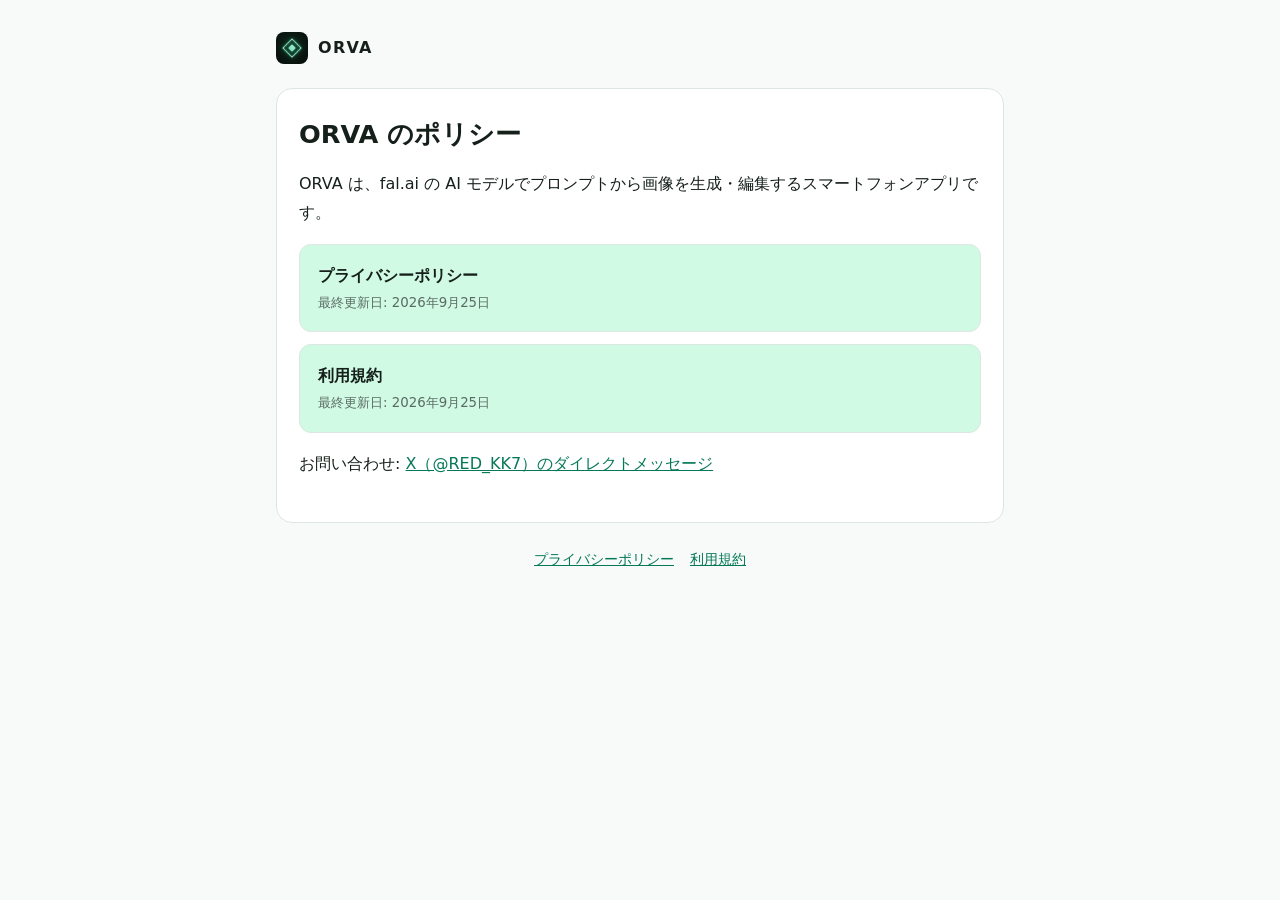
<file: index.html>
<!doctype html>
<html lang="ja">
<head>
<meta charset="utf-8">
<meta name="viewport" content="width=device-width, initial-scale=1">
<title>ORVA のポリシー | ORVA</title>
<meta name="description" content="AI画像生成アプリ ORVA のORVA のポリシー">
<link rel="icon" href="icon.png">
<link rel="stylesheet" href="style.css">
</head>
<body>
<div class="wrap">
<header class="site"><a href="./"><img src="icon.png" alt=""><span>ORVA</span></a></header>
<main>
<h1>ORVA のポリシー</h1>

<p>ORVA は、fal.ai の AI モデルでプロンプトから画像を生成・編集するスマートフォンアプリです。</p><nav class="pages"><a href="privacy.html">プライバシーポリシー<small>最終更新日: 2026年9月25日</small></a><a href="terms.html">利用規約<small>最終更新日: 2026年9月25日</small></a></nav><p>お問い合わせ: <a href="https://x.com/RED_KK7" rel="noopener">X（@RED_KK7）のダイレクトメッセージ</a></p>
</main>
<footer><a href="privacy.html">プライバシーポリシー</a><a href="terms.html">利用規約</a></footer>
</div>
</body>
</html>
</file>
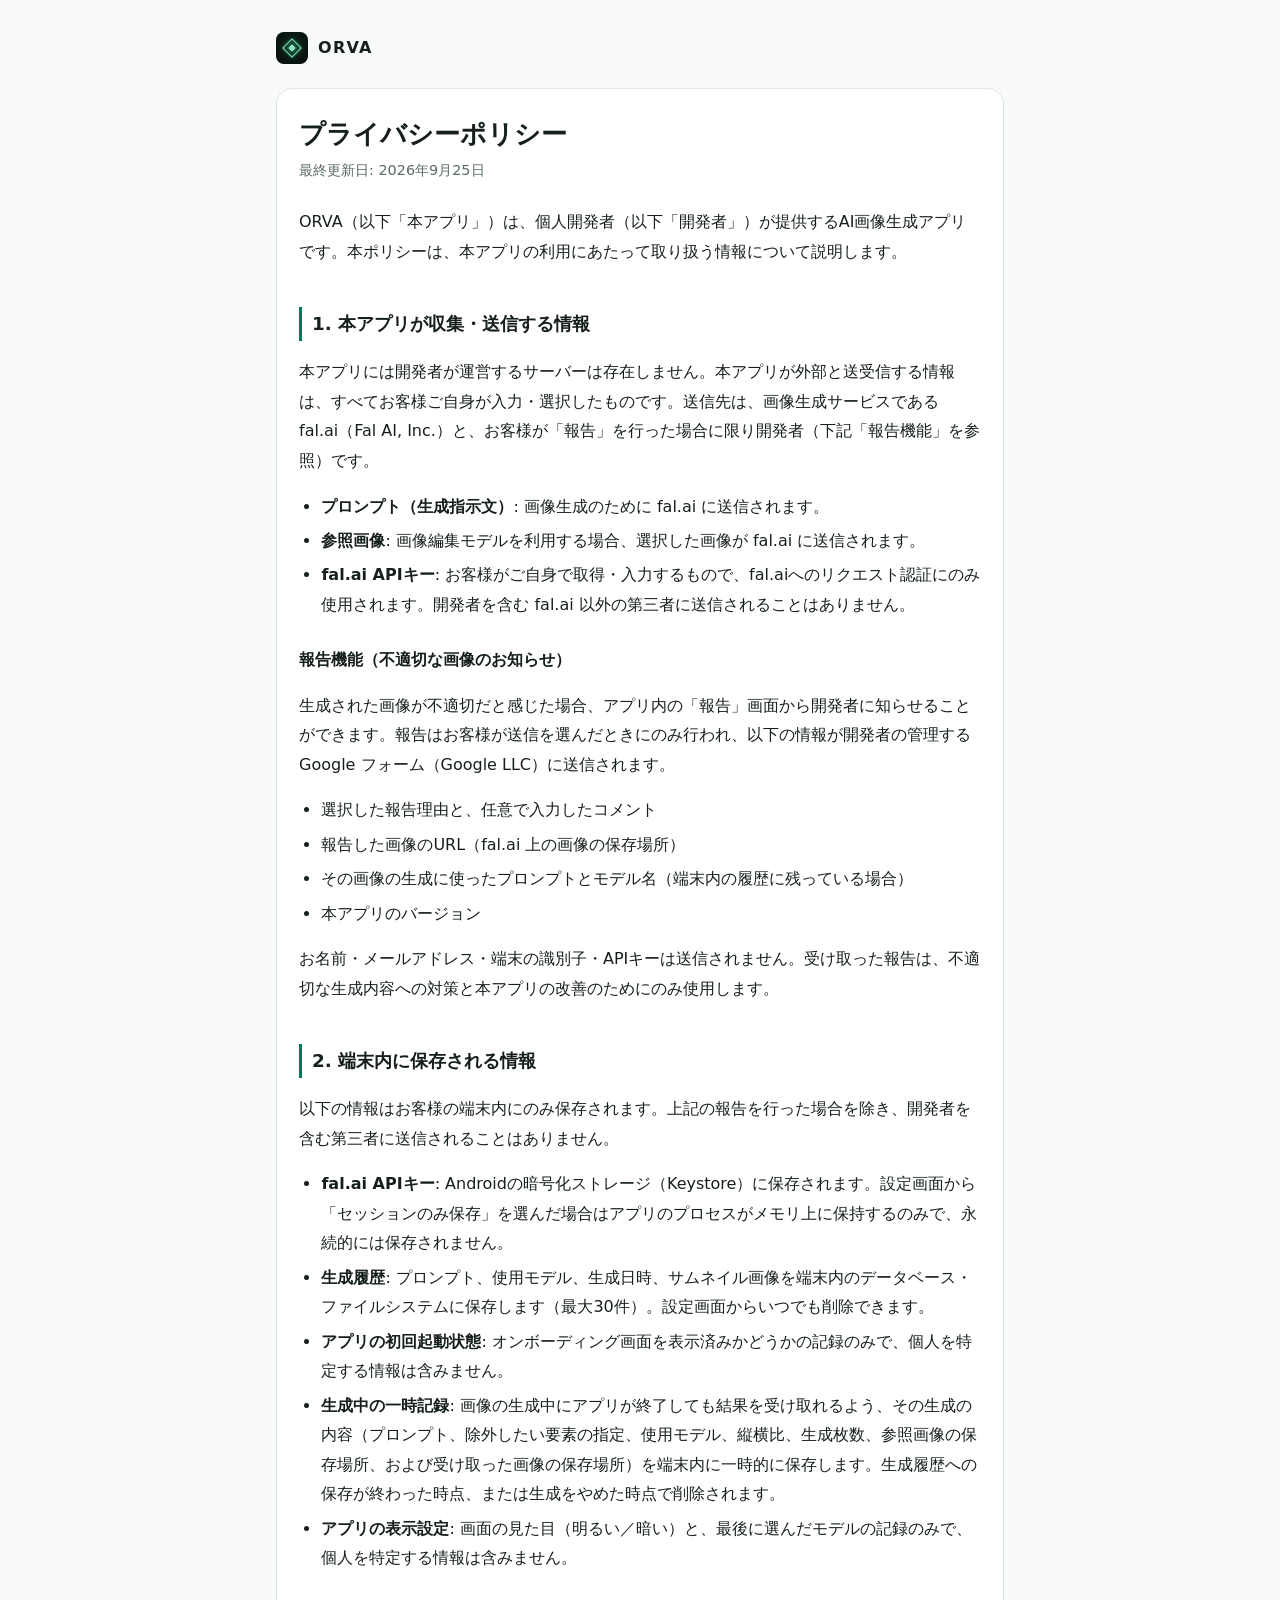
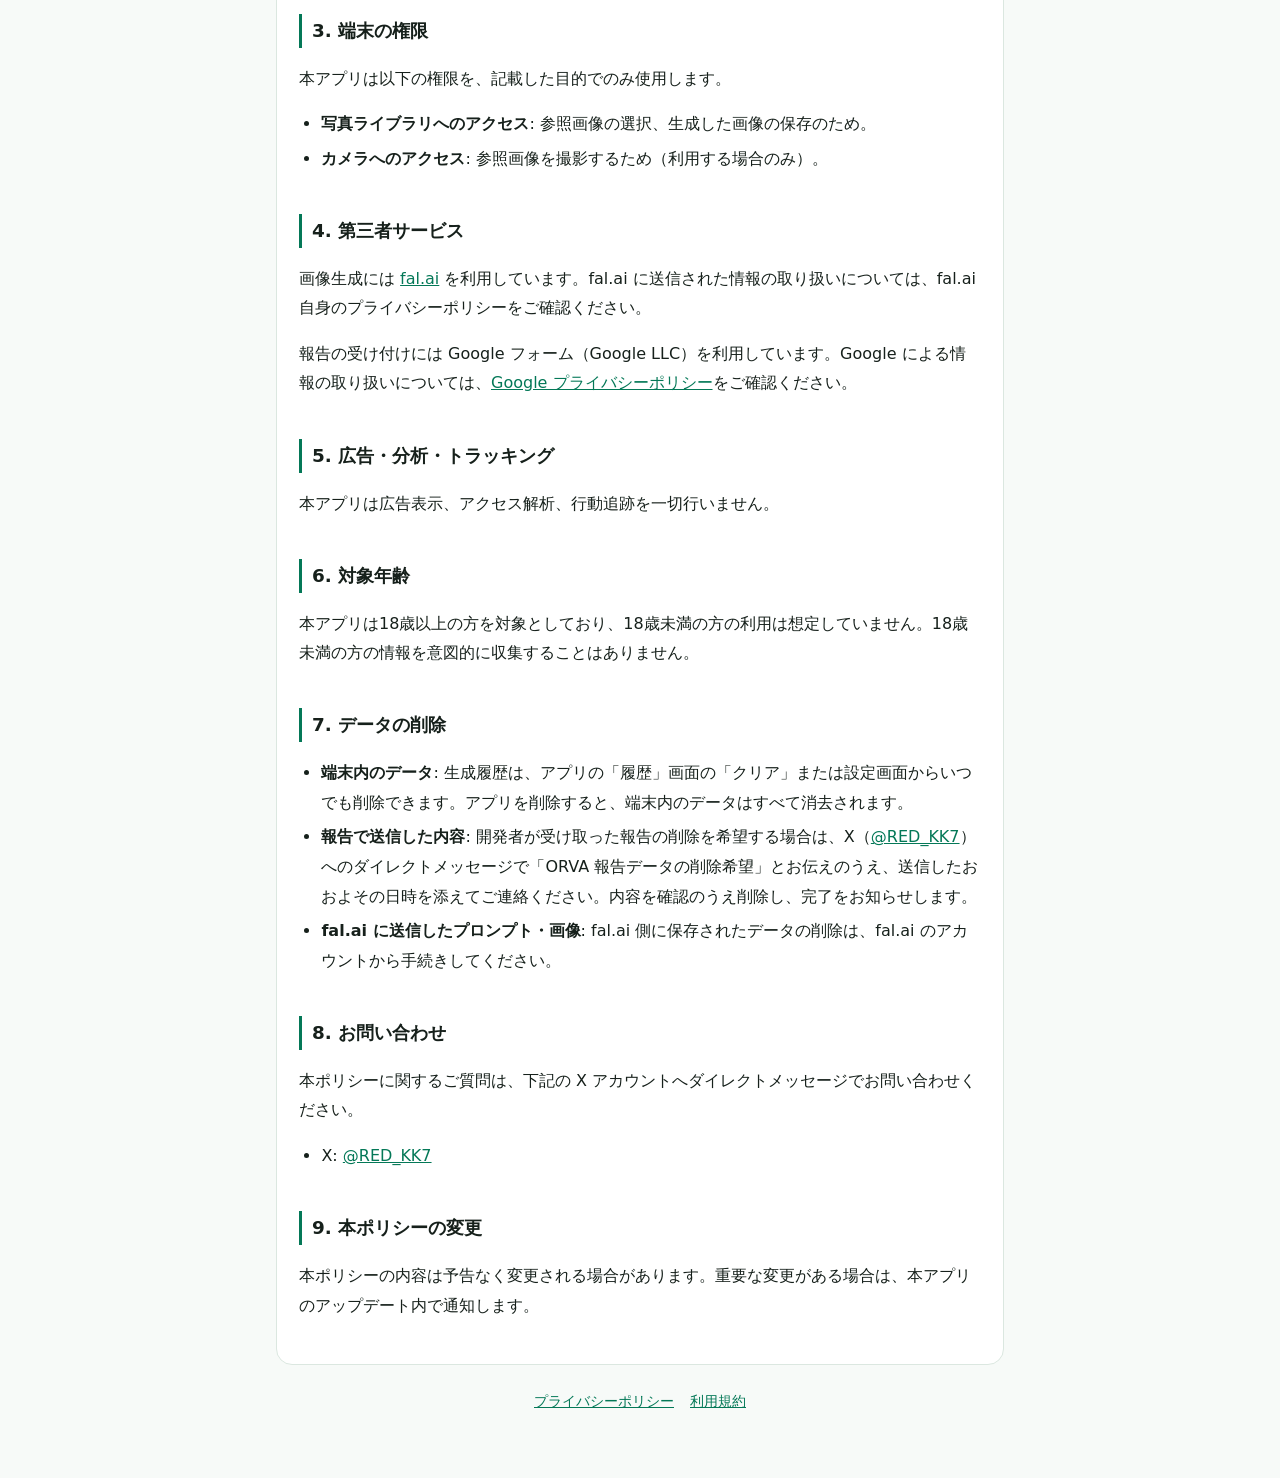
<file: privacy.html>
<!doctype html>
<html lang="ja">
<head>
<meta charset="utf-8">
<meta name="viewport" content="width=device-width, initial-scale=1">
<title>プライバシーポリシー | ORVA</title>
<meta name="description" content="AI画像生成アプリ ORVA のプライバシーポリシー">
<link rel="icon" href="icon.png">
<link rel="stylesheet" href="style.css">
</head>
<body>
<div class="wrap">
<header class="site"><a href="./"><img src="icon.png" alt=""><span>ORVA</span></a></header>
<main>
<h1>プライバシーポリシー</h1>
<p class="updated">最終更新日: 2026年9月25日</p>
<p>ORVA（以下「本アプリ」）は、個人開発者（以下「開発者」）が提供するAI画像生成アプリです。本ポリシーは、本アプリの利用にあたって取り扱う情報について説明します。</p>
<h2>1. 本アプリが収集・送信する情報</h2>
<p>本アプリには開発者が運営するサーバーは存在しません。本アプリが外部と送受信する情報は、すべてお客様ご自身が入力・選択したものです。送信先は、画像生成サービスである fal.ai（Fal AI, Inc.）と、お客様が「報告」を行った場合に限り開発者（下記「報告機能」を参照）です。</p>
<ul>
<li><strong>プロンプト（生成指示文）</strong>: 画像生成のために fal.ai に送信されます。</li>
<li><strong>参照画像</strong>: 画像編集モデルを利用する場合、選択した画像が fal.ai に送信されます。</li>
<li><strong>fal.ai APIキー</strong>: お客様がご自身で取得・入力するもので、fal.aiへのリクエスト認証にのみ使用されます。開発者を含む fal.ai 以外の第三者に送信されることはありません。</li>
</ul>
<h3>報告機能（不適切な画像のお知らせ）</h3>
<p>生成された画像が不適切だと感じた場合、アプリ内の「報告」画面から開発者に知らせることができます。報告はお客様が送信を選んだときにのみ行われ、以下の情報が開発者の管理する Google フォーム（Google LLC）に送信されます。</p>
<ul>
<li>選択した報告理由と、任意で入力したコメント</li>
<li>報告した画像のURL（fal.ai 上の画像の保存場所）</li>
<li>その画像の生成に使ったプロンプトとモデル名（端末内の履歴に残っている場合）</li>
<li>本アプリのバージョン</li>
</ul>
<p>お名前・メールアドレス・端末の識別子・APIキーは送信されません。受け取った報告は、不適切な生成内容への対策と本アプリの改善のためにのみ使用します。</p>
<h2>2. 端末内に保存される情報</h2>
<p>以下の情報はお客様の端末内にのみ保存されます。上記の報告を行った場合を除き、開発者を含む第三者に送信されることはありません。</p>
<ul>
<li><strong>fal.ai APIキー</strong>: Androidの暗号化ストレージ（Keystore）に保存されます。設定画面から「セッションのみ保存」を選んだ場合はアプリのプロセスがメモリ上に保持するのみで、永続的には保存されません。</li>
<li><strong>生成履歴</strong>: プロンプト、使用モデル、生成日時、サムネイル画像を端末内のデータベース・ファイルシステムに保存します（最大30件）。設定画面からいつでも削除できます。</li>
<li><strong>アプリの初回起動状態</strong>: オンボーディング画面を表示済みかどうかの記録のみで、個人を特定する情報は含みません。</li>
<li><strong>生成中の一時記録</strong>: 画像の生成中にアプリが終了しても結果を受け取れるよう、その生成の内容（プロンプト、除外したい要素の指定、使用モデル、縦横比、生成枚数、参照画像の保存場所、および受け取った画像の保存場所）を端末内に一時的に保存します。生成履歴への保存が終わった時点、または生成をやめた時点で削除されます。</li>
<li><strong>アプリの表示設定</strong>: 画面の見た目（明るい／暗い）と、最後に選んだモデルの記録のみで、個人を特定する情報は含みません。</li>
</ul>
<h2>3. 端末の権限</h2>
<p>本アプリは以下の権限を、記載した目的でのみ使用します。</p>
<ul>
<li><strong>写真ライブラリへのアクセス</strong>: 参照画像の選択、生成した画像の保存のため。</li>
<li><strong>カメラへのアクセス</strong>: 参照画像を撮影するため（利用する場合のみ）。</li>
</ul>
<h2>4. 第三者サービス</h2>
<p>画像生成には <a href="https://fal.ai" rel="noopener">fal.ai</a> を利用しています。fal.ai に送信された情報の取り扱いについては、fal.ai 自身のプライバシーポリシーをご確認ください。</p>
<p>報告の受け付けには Google フォーム（Google LLC）を利用しています。Google による情報の取り扱いについては、<a href="https://policies.google.com/privacy" rel="noopener">Google プライバシーポリシー</a>をご確認ください。</p>
<h2>5. 広告・分析・トラッキング</h2>
<p>本アプリは広告表示、アクセス解析、行動追跡を一切行いません。</p>
<h2>6. 対象年齢</h2>
<p>本アプリは18歳以上の方を対象としており、18歳未満の方の利用は想定していません。18歳未満の方の情報を意図的に収集することはありません。</p>
<h2>7. データの削除</h2>
<ul>
<li><strong>端末内のデータ</strong>: 生成履歴は、アプリの「履歴」画面の「クリア」または設定画面からいつでも削除できます。アプリを削除すると、端末内のデータはすべて消去されます。</li>
<li><strong>報告で送信した内容</strong>: 開発者が受け取った報告の削除を希望する場合は、X（<a href="https://x.com/RED_KK7" rel="noopener">@RED_KK7</a>）へのダイレクトメッセージで「ORVA 報告データの削除希望」とお伝えのうえ、送信したおおよその日時を添えてご連絡ください。内容を確認のうえ削除し、完了をお知らせします。</li>
<li><strong>fal.ai に送信したプロンプト・画像</strong>: fal.ai 側に保存されたデータの削除は、fal.ai のアカウントから手続きしてください。</li>
</ul>
<h2>8. お問い合わせ</h2>
<p>本ポリシーに関するご質問は、下記の X アカウントへダイレクトメッセージでお問い合わせください。</p>
<ul>
<li>X: <a href="https://x.com/RED_KK7" rel="noopener">@RED_KK7</a></li>
</ul>
<h2>9. 本ポリシーの変更</h2>
<p>本ポリシーの内容は予告なく変更される場合があります。重要な変更がある場合は、本アプリのアップデート内で通知します。</p>
</main>
<footer><a href="privacy.html">プライバシーポリシー</a><a href="terms.html">利用規約</a></footer>
</div>
</body>
</html>
</file>
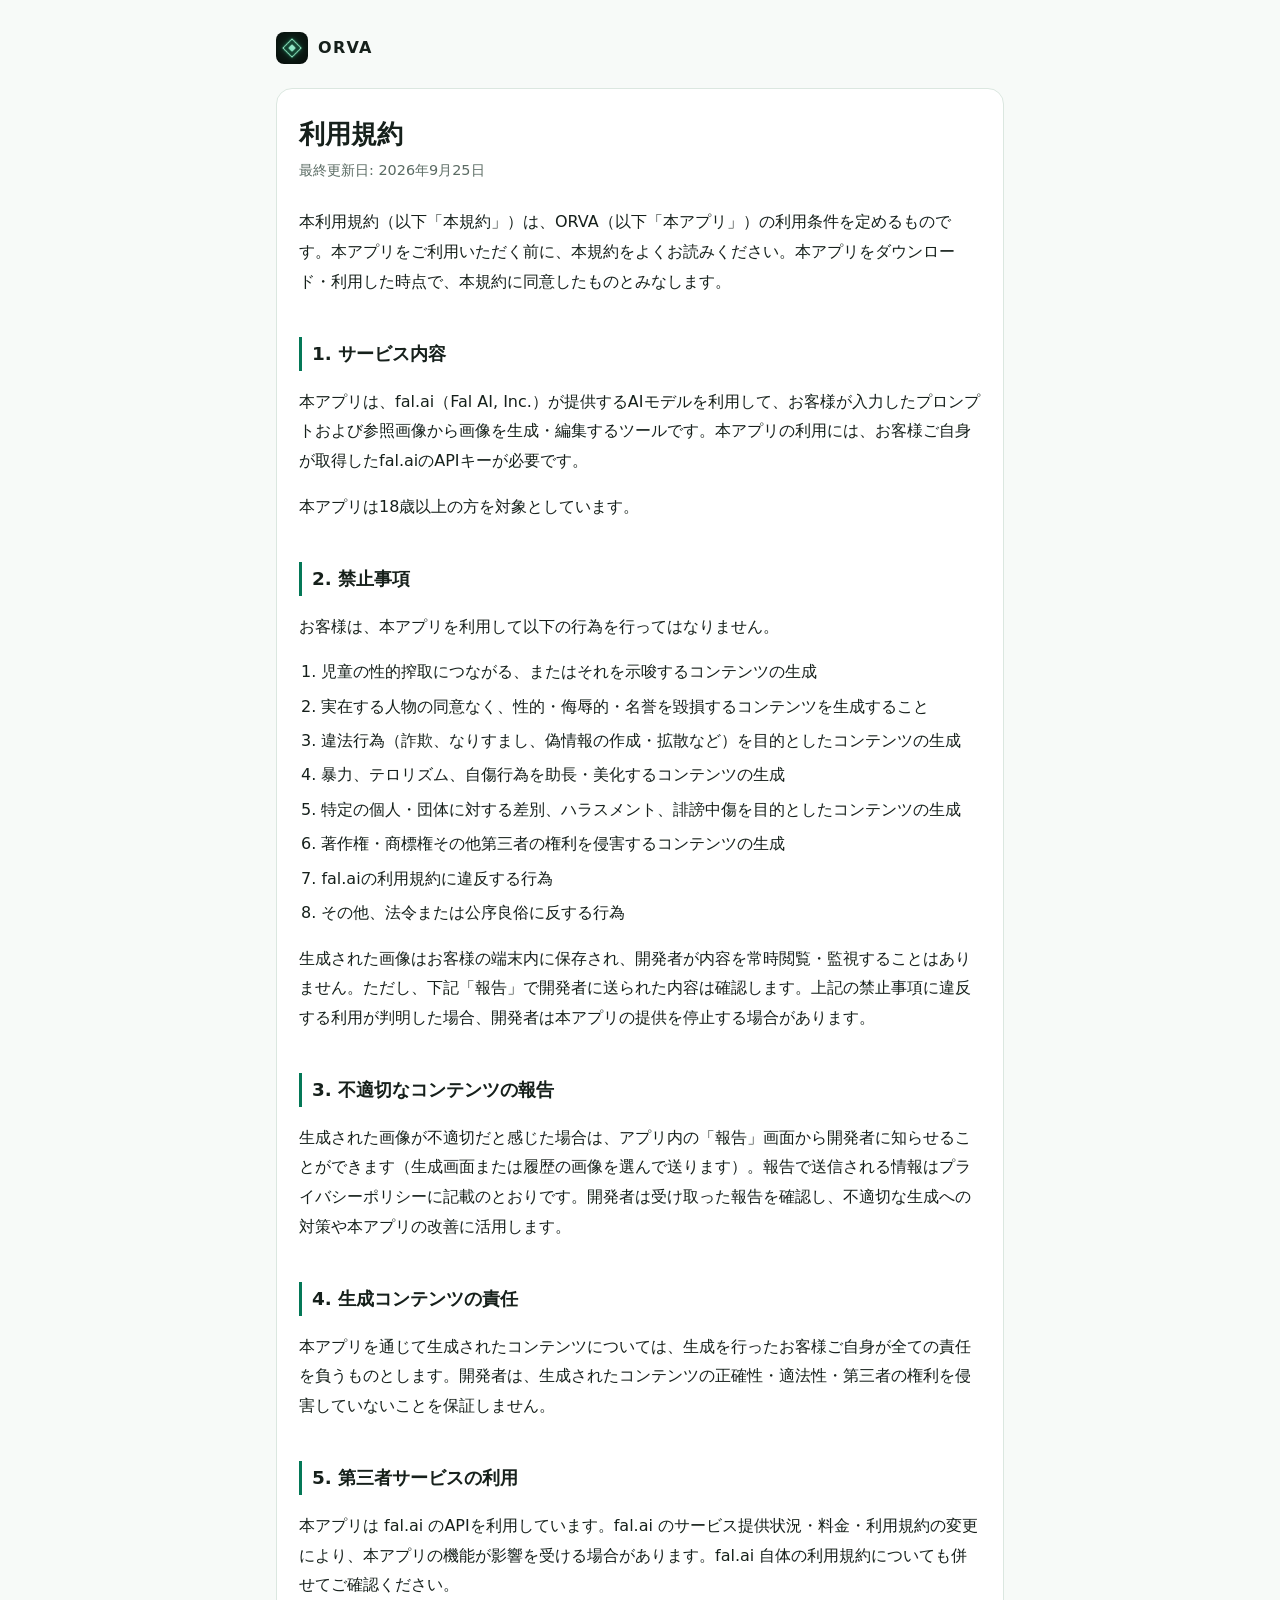
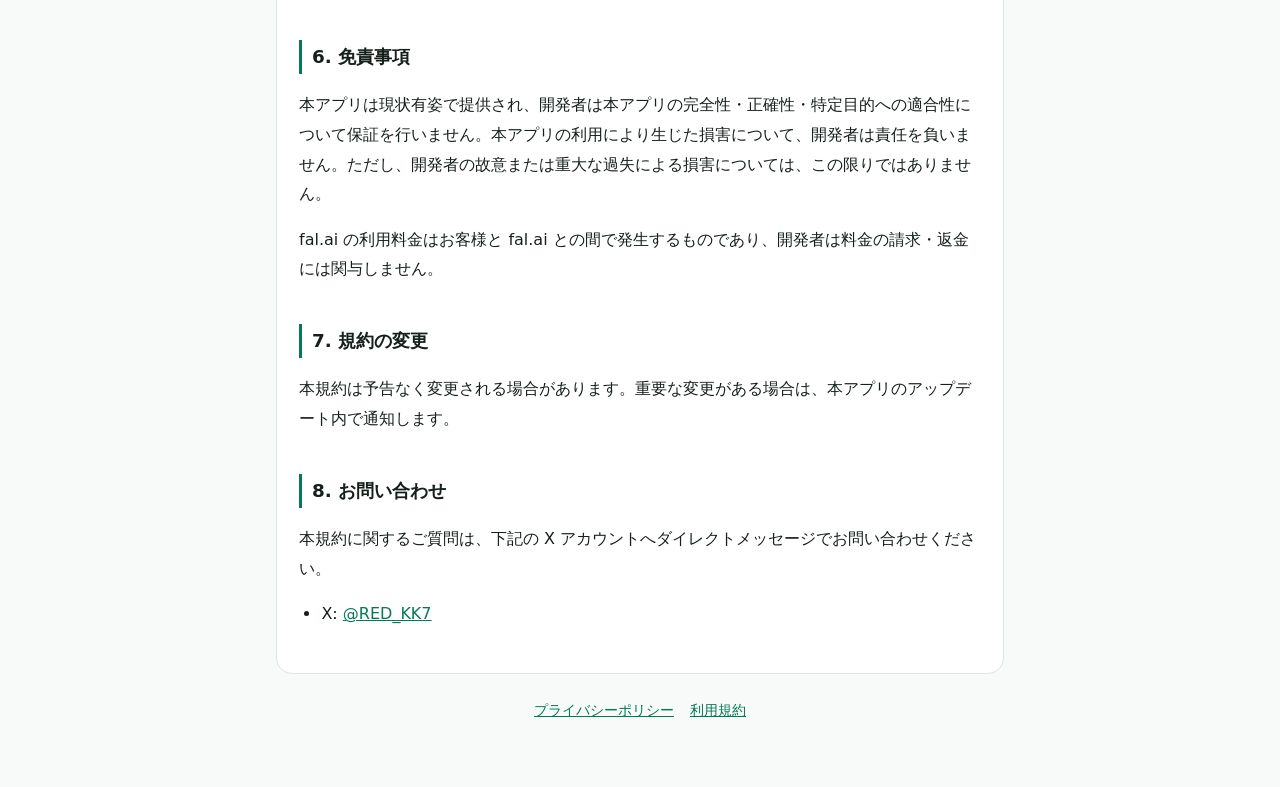
<file: terms.html>
<!doctype html>
<html lang="ja">
<head>
<meta charset="utf-8">
<meta name="viewport" content="width=device-width, initial-scale=1">
<title>利用規約 | ORVA</title>
<meta name="description" content="AI画像生成アプリ ORVA の利用規約">
<link rel="icon" href="icon.png">
<link rel="stylesheet" href="style.css">
</head>
<body>
<div class="wrap">
<header class="site"><a href="./"><img src="icon.png" alt=""><span>ORVA</span></a></header>
<main>
<h1>利用規約</h1>
<p class="updated">最終更新日: 2026年9月25日</p>
<p>本利用規約（以下「本規約」）は、ORVA（以下「本アプリ」）の利用条件を定めるものです。本アプリをご利用いただく前に、本規約をよくお読みください。本アプリをダウンロード・利用した時点で、本規約に同意したものとみなします。</p>
<h2>1. サービス内容</h2>
<p>本アプリは、fal.ai（Fal AI, Inc.）が提供するAIモデルを利用して、お客様が入力したプロンプトおよび参照画像から画像を生成・編集するツールです。本アプリの利用には、お客様ご自身が取得したfal.aiのAPIキーが必要です。</p>
<p>本アプリは18歳以上の方を対象としています。</p>
<h2>2. 禁止事項</h2>
<p>お客様は、本アプリを利用して以下の行為を行ってはなりません。</p>
<ol>
<li>児童の性的搾取につながる、またはそれを示唆するコンテンツの生成</li>
<li>実在する人物の同意なく、性的・侮辱的・名誉を毀損するコンテンツを生成すること</li>
<li>違法行為（詐欺、なりすまし、偽情報の作成・拡散など）を目的としたコンテンツの生成</li>
<li>暴力、テロリズム、自傷行為を助長・美化するコンテンツの生成</li>
<li>特定の個人・団体に対する差別、ハラスメント、誹謗中傷を目的としたコンテンツの生成</li>
<li>著作権・商標権その他第三者の権利を侵害するコンテンツの生成</li>
<li>fal.aiの利用規約に違反する行為</li>
<li>その他、法令または公序良俗に反する行為</li>
</ol>
<p>生成された画像はお客様の端末内に保存され、開発者が内容を常時閲覧・監視することはありません。ただし、下記「報告」で開発者に送られた内容は確認します。上記の禁止事項に違反する利用が判明した場合、開発者は本アプリの提供を停止する場合があります。</p>
<h2>3. 不適切なコンテンツの報告</h2>
<p>生成された画像が不適切だと感じた場合は、アプリ内の「報告」画面から開発者に知らせることができます（生成画面または履歴の画像を選んで送ります）。報告で送信される情報はプライバシーポリシーに記載のとおりです。開発者は受け取った報告を確認し、不適切な生成への対策や本アプリの改善に活用します。</p>
<h2>4. 生成コンテンツの責任</h2>
<p>本アプリを通じて生成されたコンテンツについては、生成を行ったお客様ご自身が全ての責任を負うものとします。開発者は、生成されたコンテンツの正確性・適法性・第三者の権利を侵害していないことを保証しません。</p>
<h2>5. 第三者サービスの利用</h2>
<p>本アプリは fal.ai のAPIを利用しています。fal.ai のサービス提供状況・料金・利用規約の変更により、本アプリの機能が影響を受ける場合があります。fal.ai 自体の利用規約についても併せてご確認ください。</p>
<h2>6. 免責事項</h2>
<p>本アプリは現状有姿で提供され、開発者は本アプリの完全性・正確性・特定目的への適合性について保証を行いません。本アプリの利用により生じた損害について、開発者は責任を負いません。ただし、開発者の故意または重大な過失による損害については、この限りではありません。</p>
<p>fal.ai の利用料金はお客様と fal.ai との間で発生するものであり、開発者は料金の請求・返金には関与しません。</p>
<h2>7. 規約の変更</h2>
<p>本規約は予告なく変更される場合があります。重要な変更がある場合は、本アプリのアップデート内で通知します。</p>
<h2>8. お問い合わせ</h2>
<p>本規約に関するご質問は、下記の X アカウントへダイレクトメッセージでお問い合わせください。</p>
<ul>
<li>X: <a href="https://x.com/RED_KK7" rel="noopener">@RED_KK7</a></li>
</ul>
</main>
<footer><a href="privacy.html">プライバシーポリシー</a><a href="terms.html">利用規約</a></footer>
</div>
</body>
</html>
</file>
<file: style.css>
:root {
  --bg: #f7faf8; --surface: #ffffff; --text: #16201b; --muted: #5a6b63;
  --border: #dbe7e0; --accent: #047857; --accent-soft: #d1fae5;
}
@media (prefers-color-scheme: dark) {
  :root {
    --bg: #060b09; --surface: #0f1a13; --text: #eef3f0; --muted: #95aaa0;
    --border: rgba(52,211,153,0.16); --accent: #34d399; --accent-soft: rgba(52,211,153,0.12);
  }
}
* { box-sizing: border-box; }
body {
  margin: 0; background: var(--bg); color: var(--text);
  font-family: system-ui, -apple-system, "Hiragino Sans", "Noto Sans JP", "Yu Gothic UI", sans-serif;
  line-height: 1.85; font-size: 16px; -webkit-text-size-adjust: 100%;
}
.wrap { max-width: 760px; margin: 0 auto; padding: 32px 16px 64px; }
header.site { display: flex; align-items: center; gap: 10px; margin-bottom: 24px; }
header.site a { color: var(--text); text-decoration: none; display: flex; align-items: center; gap: 10px; }
header.site img { width: 32px; height: 32px; border-radius: 8px; }
header.site span { font-weight: 700; letter-spacing: 0.08em; }
main { background: var(--surface); border: 1px solid var(--border); border-radius: 16px; padding: 28px 22px; }
h1 { font-size: 1.6rem; line-height: 1.4; margin: 0 0 4px; }
.updated { color: var(--muted); font-size: 0.9rem; margin: 0 0 24px; }
h2 { font-size: 1.15rem; margin: 2.2em 0 0.6em; padding-left: 10px; border-left: 3px solid var(--accent); }
h3 { font-size: 1rem; margin: 1.6em 0 0.4em; }
p, li { overflow-wrap: anywhere; }
ul, ol { padding-left: 1.4em; }
li + li { margin-top: 0.3em; }
a { color: var(--accent); }
nav.pages { display: grid; gap: 12px; margin-top: 8px; }
nav.pages a {
  display: block; padding: 16px 18px; border-radius: 12px; border: 1px solid var(--border);
  background: var(--accent-soft); color: var(--text); text-decoration: none; font-weight: 600;
}
nav.pages a small { display: block; color: var(--muted); font-weight: 400; }
footer { color: var(--muted); font-size: 0.85rem; margin-top: 24px; text-align: center; }
footer a { margin: 0 8px; }
</file>
